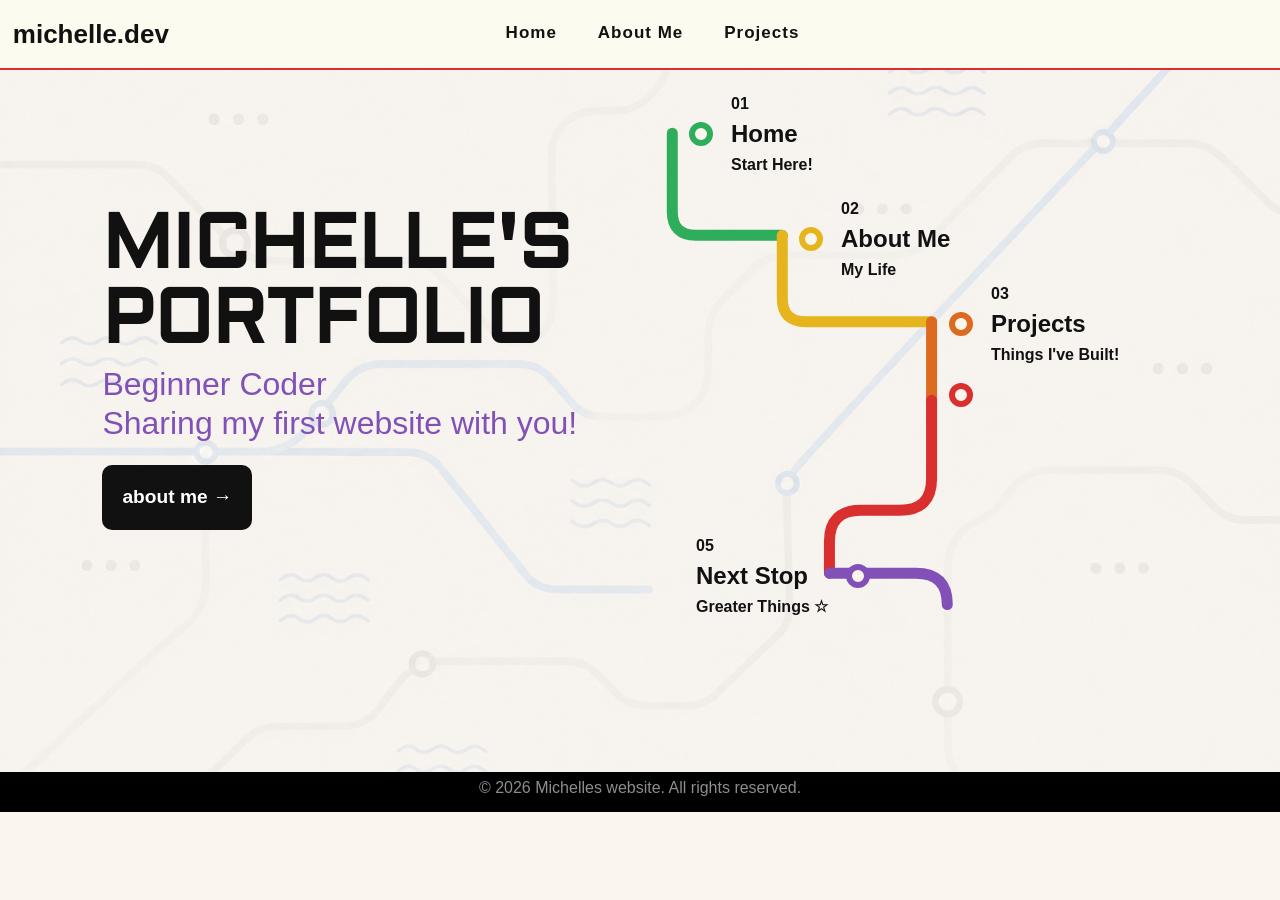
<file: index.html>
<!DOCTYPE html>
<html lang="en">
<head>
    <meta charset="UTF-8">
    <meta http-equiv="X-UA-Compatible" content="IE=edge">
    <meta name="viewport" content="width=device-width, initial-scale=1.0">
    <!--bootstrap-->
    <link href="https://cdn.jsdelivr.net/npm/bootstrap@5.3.0/dist/css/bootstrap.min.css" rel="stylesheet" integrity="sha384-9ndCyUaIbzAi2FUVXJi0CjmCapSmO7SnpJef0486qhLnuZ2cdeRhO02iuK6FUUVM" crossorigin="anonymous">
   <!--css-->
    <link rel="stylesheet" href="style.css">
    <title>Michelle's Website</title>

    <link href="https://fonts.googleapis.com/css2?family=Aldrich&family=Cedarville+Cursive&family=Google+Sans:ital,opsz,wght@0,17..18,400..700;1,17..18,400..700&family=Rubik:ital,wght@0,300..900;1,300..900&family=SN+Pro:ital,wght@0,200..900;1,200..900&family=Tiny5&family=Tomorrow:ital,wght@0,100;0,200;0,300;0,400;0,500;0,600;0,700;0,800;0,900;1,100;1,200;1,300;1,400;1,500;1,600;1,700;1,800;1,900&display=swap" rel="stylesheet">

    <link href="https://fonts.googleapis.com/css2?family=Aldrich&family=Cedarville+Cursive&family=Google+Sans:ital,opsz,wght@0,17..18,400..700;1,17..18,400..700&family=Rubik:ital,wght@0,300..900;1,300..900&family=SN+Pro:ital,wght@0,200..900;1,200..900&family=Tiny5&display=swap" rel="stylesheet">
</head>

<!--navigation bar-->
<body class="body"> 
   <nav class="navbar navbar-expand-lg bg-body-tertiary">
  <div class="container-fluid">
    <a class="navbar-brand logo" href="#">michelle.dev</a>
    <button class="navbar-toggler" type="button" data-bs-toggle="collapse" data-bs-target="#navbarNav" aria-controls="navbarNav" aria-expanded="false" aria-label="Toggle navigation">
      <span class="navbar-toggler-icon"></span>
    </button>
    <div class="collapse navbar-collapse" id="navbarNav">
      <ul class="navbar-nav mx-auto">
        <li class="nav-item">
          <a class="nav-link active" aria-current="page" href="index.html">Home</a>
        </li>
        <li class="nav-item">
          <a class="nav-link" href="about.html">About Me</a>
        </li>
        <li class="nav-item">
          <a class="nav-link" href="projects.html">Projects</a>
        </li>
      </ul>
    </div>
  </div>
</nav>

    <section class="hero">
        <div class="hero-left">
                    <h1>
                        MICHELLE'S
                        <br>
                        PORTFOLIO
                    </h1>
                    <div class=yellowline></div>
                    <h2>
                        Beginner Coder
                        <br>
                        Sharing my first website with you!
                    </h2>

                    <a href="about.html" class="btn-talk">about me →</a>
                    </div>
                    
                <!--right side-->
                    <div class="hero-right">
                        <div class="subway-map">

                          <svg class="trainlines" viewBox="0 0 700 700">
                            <path class="line green-line" d="M120 60 L120 160 Q120 190 150 190 L260 190"/>
                            <path class="line yellow-route" d="M260 190 L260 270 Q260 300 290 300 L450 300"/>
                            <path class="line orange-route" d="M450 300 L450 400"/>
                            <path class="line red-route" d="M450 400 L450 500 Q450 540 410 540 L360 540 Q320 540 320 580 L320 620"/>
                            <path class="line purple-route" d="M320 620 L430 620 Q470 620 470 660"/>
                          </svg>

                            <a href="index.html" class="stop stop1">
                                <div class="greencircle"></div>
                                <div>
                                    <b>01</b>
                                    <h3>Home</h3>
                                    <p>Start Here!</p>
                                </div>
                            </a>

                            <a href="about.html" class="stop stop2">
                                <div class="yellowcircle"></div>
                                <div>
                                    <b>02</b>
                                    <h3>About Me</h3>
                                    <p>My Life</p>
                                </div>
                            </a>

                            <a href="projects.html" class="stop stop3">
                                <div class="orangecircle"></div>
                                <div>
                                    <b>03</b>
                                    <h3>Projects</h3>
                                    <p>Things I've Built!</p>
                                </div>
                            </a>

                            <a class="stop stop4">
                                <div class="redcircle"></div>                               
                            </a>

                            <div class="stop stop5">
                                <div class="purplecircle"></div>
                                <div>
                                    <b>05</b>
                                    <h3>Next Stop</h3>
                                    <p>Greater Things ☆</p>
                                </div>
                            </div>
                        
                        </div>
                    </div>
        </div>
    </section>

    <footer class="myfooter">
        <h4 class="footertext">© 2026 Michelles website. All rights reserved.</h4>
    </footer>

</body>
</html>
</file>
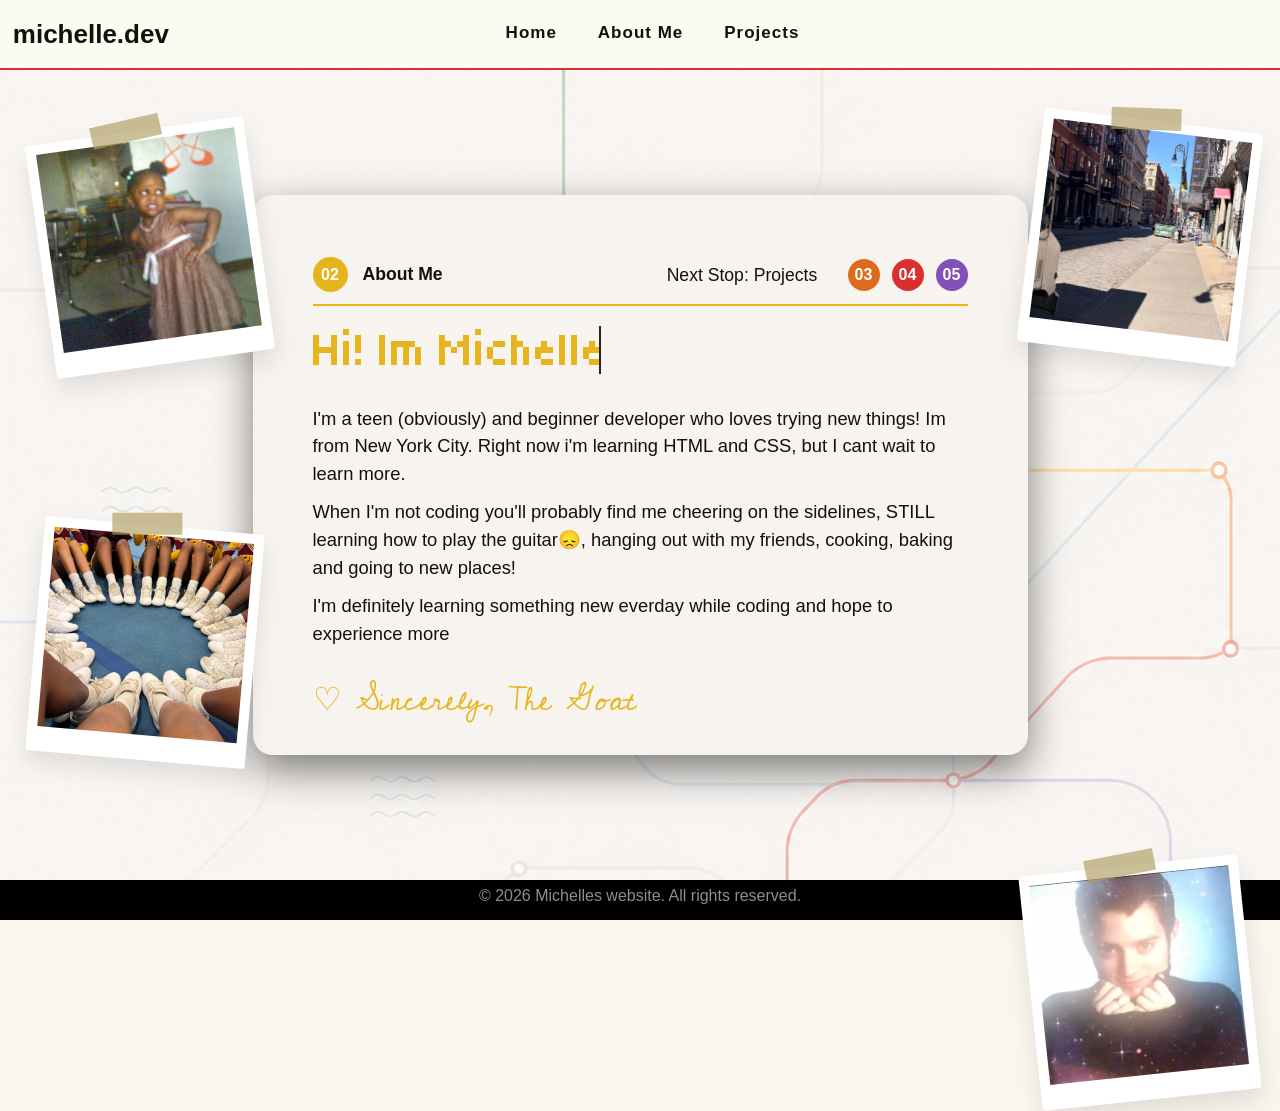
<file: about.html>
<!DOCTYPE html>
<html lang="en">
<head>
    <meta charset="UTF-8">
    <meta http-equiv="X-UA-Compatible" content="IE=edge">
    <meta name="viewport" content="width=device-width, initial-scale=1.0">
    <!--bootstrap-->
    <link href="https://cdn.jsdelivr.net/npm/bootstrap@5.3.0/dist/css/bootstrap.min.css" rel="stylesheet" integrity="sha384-9ndCyUaIbzAi2FUVXJi0CjmCapSmO7SnpJef0486qhLnuZ2cdeRhO02iuK6FUUVM" crossorigin="anonymous">
   <!--css-->
    <link rel="stylesheet" href="style.css">
    <title>Michelle's Website</title>

    <link href="https://fonts.googleapis.com/css2?family=Tiny5&display=swap" rel="stylesheet">

    <link href="https://fonts.googleapis.com/css2?family=Cedarville+Cursive&family=Google+Sans:ital,opsz,wght@0,17..18,400..700;1,17..18,400..700&family=Rubik:ital,wght@0,300..900;1,300..900&family=Tiny5&display=swap" rel="stylesheet">

    <link href="https://fonts.googleapis.com/css2?family=Cedarville+Cursive&family=Tiny5&display=swap" rel="stylesheet">
</head>

<!--navigation bar-->
<body class="body"> 
   <nav class="navbar navbar-expand-lg bg-body-tertiary">
  <div class="container-fluid">
    <a class="navbar-brand logo" href="#">michelle.dev</a>
    <button class="navbar-toggler" type="button" data-bs-toggle="collapse" data-bs-target="#navbarNav" aria-controls="navbarNav" aria-expanded="false" aria-label="Toggle navigation">
      <span class="navbar-toggler-icon"></span>
    </button>
    <div class="collapse navbar-collapse" id="navbarNav">
      <ul class="navbar-nav mx-auto">
        <li class="nav-item">
          <a class="nav-link active" aria-current="page" href="index.html">Home</a>
        </li>
        <li class="nav-item">
          <a class="nav-link" href="about.html">About Me</a>
        </li>
        <li class="nav-item">
          <a class="nav-link" href="projects.html">Projects</a>
        </li>
      </ul>
    </div>
  </div>
</nav>

<section class="aboutpage">

  <div class="photo photo1">
    <div class="tape"></div>
    <img src="babeh.jpeg" alt="baby photo">
  </div>

  <div class="photo photo2">
    <div class="tape"></div>
    <img src="cheer.jpeg" alt="cheer photo">
  </div>

  <div class="photo photo3">
    <div class="tape"></div>
    <img src="nyc.jpeg" alt="nyc photo">
  </div>

  <div class="photo photo4">
    <div class="tape"></div>
    <img src="petiter.png" alt="petite photo">
  </div>

  <div class="lettercard">

     <div class="aboutheader">
      <div class="leftitle">
         <a href="about.html">
       <span class="stopnum active">02</span>
        </a>
         <h1>About Me</h1>
         <h5>Next Stop: Projects</h5>
      </div>

    <div class="rightstops">
      <a href="projects.html">
      <span class="stopnum stopp3">03</span>
      </a>

      <a>
      <span class="stopnum stopp4">04</span>
      </a>

      <span class="stopnum stopp5">05</span>
    </div>
  </div>
    
  <div class="headlines"></div>

          <h2>
            <span class="typing">Hi! Im Michelle</span>
          </h2>
          <p>I'm a teen (obviously) and beginner developer who loves trying new things!
            Im from New York City. Right now i'm learning HTML and CSS, but I 
            cant wait to learn more.
          </p>
          <p>When I'm not coding you'll probably find me cheering on the sidelines,
            STILL learning how to play the guitar😞, hanging out with my 
            friends, cooking, baking and going to new places!
          </p>
          <p>I'm definitely learning something new everday while coding
            and hope to experience more
          </p>
        <div class="signature">♡ Sincerely, The Goat</div>
    </div>
</section>

<footer class="myfooter">
        <h4 class="footertext">© 2026 Michelles website. All rights reserved.</h4>
</footer>

</body>
</html>
</file>
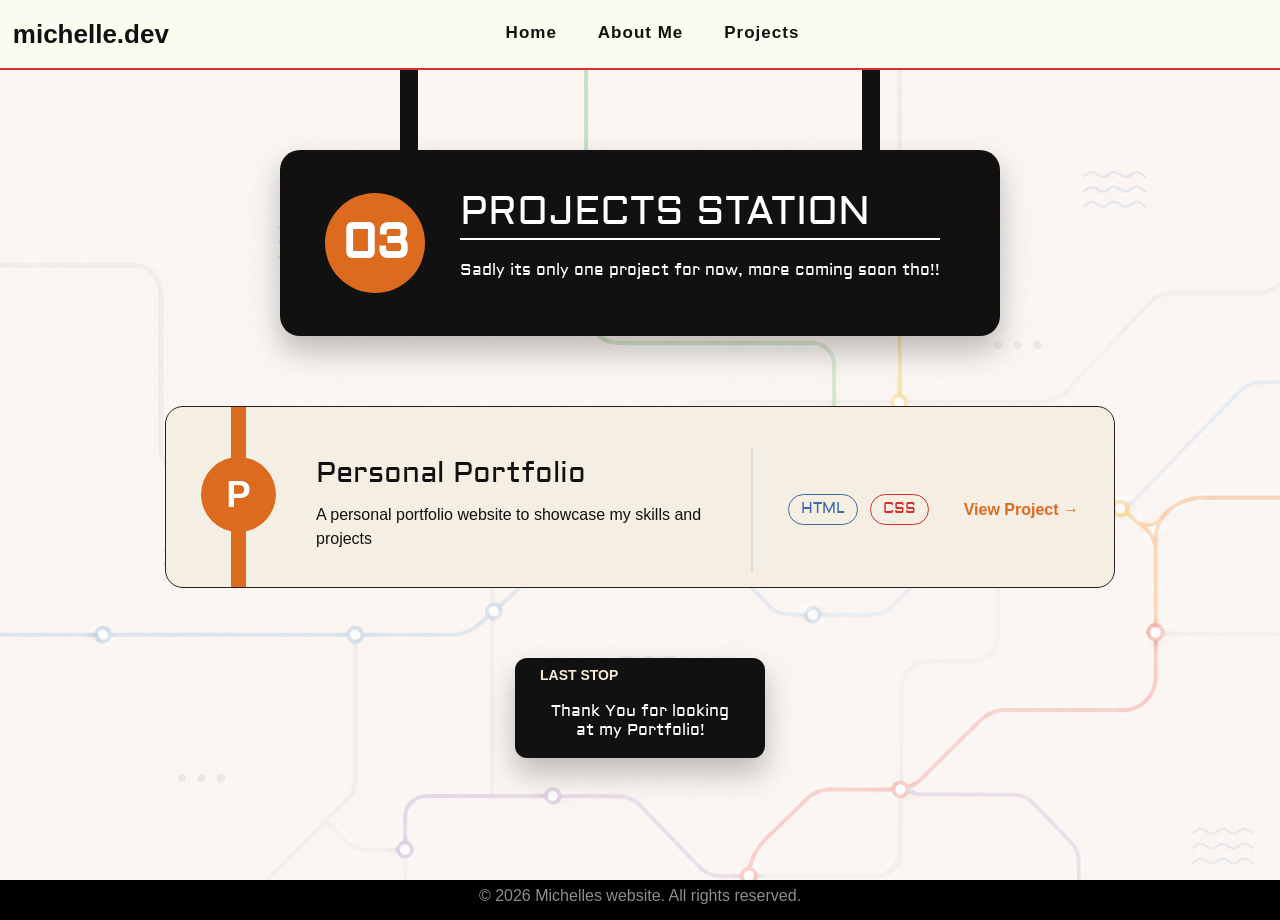
<file: projects.html>
<!DOCTYPE html>
<html lang="en">
<head>
    <meta charset="UTF-8">
    <meta http-equiv="X-UA-Compatible" content="IE=edge">
    <meta name="viewport" content="width=device-width, initial-scale=1.0">
    <!--bootstrap-->
    <link href="https://cdn.jsdelivr.net/npm/bootstrap@5.3.0/dist/css/bootstrap.min.css" rel="stylesheet" integrity="sha384-9ndCyUaIbzAi2FUVXJi0CjmCapSmO7SnpJef0486qhLnuZ2cdeRhO02iuK6FUUVM" crossorigin="anonymous">
   <!--css-->
    <link rel="stylesheet" href="style.css">
    <title>Michelle's Website</title>

    <link href="https://fonts.googleapis.com/css2?family=Cedarville+Cursive&family=Google+Sans:ital,opsz,wght@0,17..18,400..700;1,17..18,400..700&family=Rubik:ital,wght@0,300..900;1,300..900&family=SN+Pro:ital,wght@0,200..900;1,200..900&family=Tiny5&display=swap" rel="stylesheet">

    <link href="https://fonts.googleapis.com/css2?family=Aldrich&family=Cedarville+Cursive&family=Google+Sans:ital,opsz,wght@0,17..18,400..700;1,17..18,400..700&family=Rubik:ital,wght@0,300..900;1,300..900&family=SN+Pro:ital,wght@0,200..900;1,200..900&family=Tiny5&display=swap" rel="stylesheet">
</head>

<!--navigation bar-->
<body class="body"> 
   <nav class="navbar navbar-expand-lg bg-body-tertiary">
  <div class="container-fluid">
    <a class="navbar-brand logo" href="#">michelle.dev</a>
    <button class="navbar-toggler" type="button" data-bs-toggle="collapse" data-bs-target="#navbarNav" aria-controls="navbarNav" aria-expanded="false" aria-label="Toggle navigation">
      <span class="navbar-toggler-icon"></span>
    </button>
    <div class="collapse navbar-collapse" id="navbarNav">
      <ul class="navbar-nav mx-auto">
        <li class="nav-item">
          <a class="nav-link active" aria-current="page" href="index.html">Home</a>
        </li>
        <li class="nav-item">
          <a class="nav-link" href="about.html">About Me</a>
        </li>
        <li class="nav-item">
          <a class="nav-link" href="projects.html">Projects</a>
        </li>
      </ul>
    </div>
  </div>
</nav>


<section class="projectspage">
  <div class="stationsign">

    <div class="signhanger left"></div>
    <div class="signhanger right"></div>

    <div class="stationnumber">03</div>
      <div>
        <h1>PROJECTS STATION</h1>
        <div class="signline"></div>
        <p>Sadly its only one project for now, more coming soon tho!!</p>
      </div>
  </div>

  <div class="projectcard">
    <div class="routeline"></div>

    <div class="projectletter">P</div>

    <div class="projectinfo">
      <h2>Personal Portfolio</h2>
      <p>A personal portfolio website to showcase my skills and projects</p>
    </div>

    <div class="projectdivider"></div>
    <div class="projecttags">
      <span class="tab1">HTML</span>
      <span class="tab2">CSS</span>
    </div>

    <a href="index.html" class="viewproject">View Project →</a>
  </div>

  <a class="nextstop">
    <div>
      <small>LAST STOP</small>
      <h2>Thank You for looking at my Portfolio!</h2>
    </div>
  </a>
</section>

<footer class="myfooter">
        <h4 class="footertext">© 2026 Michelles website. All rights reserved.</h4>
</footer>

</body>
</html>
</file>
<file: style.css>
html{
    scroll-behavior: smooth;
}
/*INDEXXX.HTML*/
:root{
    --cream: #faf6ee;
    --blue: #3f6aaa;
    --text: #111;
}
.section{
    padding: 80px 10% !important;
}
.logo{ /*my name in navbar*/
    color: var(--text) !important;
    font-size: 26px !important;
    font-weight: bold !important;
    display: flex;
    align-items: center;
    gap: 0px;
    position: absolute;
    left: 1%;
}
body{ /*body duh*/
    background: var(--cream);
    color: #111;
    font-family: Arial, sans-serif;
}
.navbar{
    background: #fcfbef !important;
    padding-top: -2px;
    padding-bottom: -2px;
    border-bottom: 2px solid #d92f2f;

    position: relative;
    height: 70px;
    display: flex;
    align-items: center;
    justify-content: center;
}
.nav-wrap{
    border-bottom: 1px solid #ddd;
    padding-bottom: 25px;
}
.nav-link{ /*navigation words*/
   color: var(--text) !important;
   font-weight: 550 !important;
   font-size: 17px !important;
   letter-spacing: 1px !important;
   margin-left: 25px;
   transition: color 0.3s ease !important;

   padding: -5px;


}
.nav-link:hover{ /*the hover duh*/
    color:#d92f2f !important;
}
.nav-link::after{
    content: '';
    display: block;
    width: 0;
    height: 2px;
    background: #d92f2f;
    transition: width 0.3s ease !important;
}
.nav-link:hover::after{
    width: 100% !important;
}
.hero{ /*hero*/
    min-height: 78vh;
    padding: 70px 8% !important;
    display: flex;
    align-items: center;
    justify-content: space-between;

    background-image: url("mta2.png");
    background-size: cover;
    background-position: center;
    background-repeat: no-repeat;
}
.hero h1{ /*huge words, michelle portfolio*/
    font-family: "Aldrich", sans-serif;
    font-size: 4.7rem;
    font-weight: 700;
    line-height: 1;
    color: var(--text);

    transform: translateY(-60px);
}
.hero h2{
    color: #8251b8;
    transform: translateY(-60px);
    font-family: 'Gill Sans', 'Gill Sans MT', Calibri, 'Trebuchet MS', sans-serif;
}
.btn-talk{ /*about me*/
    display: inline-block;
    background: #111;
    color: white;
    text-decoration: none;
    padding: 18px 20px;
    border-radius: 10px;
    font-size: 1.2rem;
    font-weight: 650;
    transition: 0.3s;

    position: relative;
    top: -45px;
}
.btn-talk:hover{ /*about me hover*/
    background: #2eae5b;
    transform: scale(1.05);
    box-shadow: 0 10px 20px rgba(0, 0, 0, 0.5);
}
/*SUBWAY MAP*/
.hero-left{
    width: 48%;
}
.hero-right{
    width: 50%;
}
.subway-map{
    position: relative;
    height: 560px;
}
/*COLORED ROUTES*/
.trainlines{
    position: absolute;
    width: 700px;
    height: 550px;
    top: -55px;
    right: -25px;
    z-index: 1;
}
.line{
    fill: none;
    stroke-width: 14;
    stroke-linecap: round;
    stroke-linejoin: round;
}
.green-line{
    stroke: #2eae5b;
}
.yellow-route{
    stroke: #e6b51e;
}
.orange-route{
    stroke: #dd6b1f;
}
.red-route{
    stroke: #d92f2f;
}
.purple-route{
    stroke: #8251b8;
}
.stop{
    font-family: "Tomorrow", sans-serif;
    font-weight: 800;
    position: absolute;
    display: flex;
    align-items: center;
    gap: 18px;
    text-decoration: none;
    color: var(--text);
    z-index: 3;
}
.stop:hover{
    transform: translateY(-7px);
    transition: 0.3s;
}
.stop h3{
    font-family: "Google Sans", sans-serif !important;
    font-size: 1.5rem;
    font-weight: 800;
    margin: 4px 0;
}
.stop p{
    font-family: "Google Sans", sans-serif !important;
    margin: 0;
    font-size: 1rem;
}
.stop b{
    font-family: "Google Sans", sans-serif !important;
    font-size: 1rem;
}
.greencircle,
.yellowcircle,
.orangecircle,
.redcircle,
.purplecircle{
    width: 24px;
    height: 24px;
    background: var(--cream);
    border-radius: 50%;
    border: 6px solid;
    
}
.greencircle{
    color: #2eae5b;
}
.yellowcircle{
    color: #e6b51e;
}
.orangecircle{
    color: #dd6b1f;
}
.redcircle{
    color: #d92f2f;
}
.purplecircle{
    color: #8251b8;
}
.stop1{
    top: -50px;
    left: 49px;
}
.stop2{
    top: 55px;
    left: 159px;
}
.stop3{
    top: 140px;
    left: 309px;
}
.stop4{
    flex-direction: row-reverse;
    top: 242px;
    left: 308.5px;
}
.stop5{
    flex-direction: row-reverse;
    top: 392px;
    left: 56px;
}
.myfooter{
    background: rgb(0, 0, 0);
    text-align: center;
    height: 40px;
    display: flex;
    justify-content: center;
    align-items: center;
}
.footertext{
    color: rgb(141, 141, 141);
    font-size: 1rem;
    align-content: center;
}








/*ABOUTTT.HTML*/
.aboutpage{
    background: url(mta.png);
    min-height: 90vh;
    display: flex;
    justify-content: center;
    align-items: center;
    padding: 100px 20px;
}
.aboutheader{
    display: flex;
    justify-content: space-between;
    align-items: center;
    margin-bottom: 30px;
}
.aboutheader h1{
    margin: 0;
}
.leftitle{
    display: flex;
    align-items: center;
    gap: 15px;
}

.leftitle h1{
    margin: 0;
    font-weight: 700;
    font-family: 'Gill Sans', 'Gill Sans MT', Calibri, 'Trebuchet MS', sans-serif;
    font-size: 7000px;
}

.rightstops{
    display: flex;
    align-items: center;
    flex-direction: row;
    gap: 12px;
    margin-left: auto;
    white-space: nowrap;
}
.rightstops h1{
    margin: 0;
    font-size: 18px;
}
.lettercard{
    background: #f7f3ee;
    width: 775px;
    height: 560px;
    max-width: 90%;
    padding: 60px;
    border-radius: 20px;
    box-shadow: 0 15px 40px rgba(0, 0, 0, 0.5) !important;
    position: relative;
}

.lettercard h1{
    font-size: 1.1rem;
    color: #111;
    font-family: 'Lucida Sans', 'Lucida Sans Regular', 'Lucida Grande', 'Lucida Sans Unicode', Geneva, Verdana, sans-serif;
}

.lettercard h2{
    font-size: 3rem;
    line-height: 1.8;
    color: #e6b51e;
    margin-top: -50px;
    margin-bottom: 2px;
    font-family: tiny5;
}

.lettercard h5{
    font-family: 'Lucida Sans', 'Lucida Sans Regular', 'Lucida Grande', 'Lucida Sans Unicode', Geneva, Verdana, sans-serif;
    font-size: 1.1rem;
    color: #111;
    margin-left: 209px;
    margin-top: 10px;
    white-space: nowrap;
}

.typing{
    display: inline-block;
    overflow: hidden;
    white-space: nowrap;
    border-right: 2px solid #2b211c;
    line-height: 1em;

    width: 0;
    animation: typing 1.2s steps(14) forwards, blink 0.9s infinite;
}

@keyframes typing{
    from{
        width: 0;
    }
    to{
        width: 12ch;
    }
}

@keyframes blink{
    50% {
        border-color: transparent;
    }
}

.lettercard p{
    font-family: "Google Sans", sans-serif !important;
    font-weight: 500;
    font-size: 1.15rem;
    line-height: 1.5;
    color: #111;
    margin-bottom: 11px;
}

.signature{
    padding-bottom: -50px;
    margin-top: 30px;
    font-size: 2rem;
    color: #e6b51e;
    font-weight: 500;
    font-family: "Cedarville Cursive", cursive;
}


.trainstops{
    display: flex;
    gap: 12px;
    margin-bottom: 30px;
}

.stopnum{
    width: 32px;
    height: 32px;
    border-radius: 50%;
    background: #f7ead6;
    color: #111;
    display: flex;
    align-items: center;
    justify-content: center;
    font-weight: 600;

}

a{
    text-decoration: none;
}

.stopnum:hover{
    transform: scale(1.25);
    transition: 0.3s;
}

.stopp3{
    background: #dd6b1f;
    color: white;
}

.stopp4{
background: #d92f2f;
    color: white;
}

.stopp5{
    background: #8251b8;
    color: white;
}



.stopnum.active{
    width: 35px;
    height: 35px;
    background: #e6b51e;
    color: white;
}

.headlines{
    width: 100%;
    height: 2px;
    background: #e6b51e;
    margin: -20px 0 60px;
}

.photo{
    position: absolute;
    width: 220px;
    background: white;
    padding: 10px 10px 25px;
    border-radius: 4px;
    box-shadow: 0 12px 25px rgba(0, 0, 0, 0.1);
    z-index: 2;
}

.photo img{
    width: 100%;
    height: 200px;
    object-fit: cover;
}

.tape{
    width: 70px;
    height: 22px;
    background: rgba(177, 158, 101, 0.66);
    position: absolute;
    top: -12px;
    left: 67px;
    transform: rotate(-5deg);
}

.photo1{
    top: 130px;
    left: 40px;
    transform: rotate(-8deg);
}

.photo1:hover{
    transition: 0.3s;
    transform: rotate(8deg);
}

.photo2{
    top: 525px;
    left: 35px;
    transform: rotate(5deg);
}

.photo2:hover{
    transition: 0.3s;
    transform: rotate(-5deg);
}

.photo3{
    top: 120px;
    right: 30px;
    transform: rotate(7deg);
}

.photo3:hover{
    transition: 0.3s;
    transform: rotate(-7deg);
}

.photo4{
    bottom: -200px;
    right: 30px;
    transform: rotate(-6deg);
}

.photo4:hover{
    transition: 0.3s;
    transform: rotate(6deg);
}








/*PROJECTSSS.HTML*/
.projectspage{
    min-height: 90vh;
    background: url(mta3.png);
    padding: 80px 8%;
}

.stationsign{
    font-family: "Aldrich", sans-serif;
    font-weight: 700;
    position: relative;
    max-width: 720px;
    margin: 0 auto 70px;
    background: #111;
    color: white;
    padding: 38px 45px;
    border-radius: 20px;
    display: flex;
    align-items: center;
    gap: 35px;
    box-shadow: 0 15px 30px rgba(0, 0, 0, 0.25) !important;
}

.stationsign p{
    font-weight: 500 !important;
}

.signhanger{
    position: absolute;
    top: -80px;
    width: 18px;
    height: 80px;
    background: #111;
}

.signhanger.left{
    left: 120px;
}

.signhanger.right{
    right: 120px;
}

.stationnumber{
    width: 100px;
    height: 100px;
    background: #dd6b1f;
    border-radius: 50%;
    display: flex;
    justify-content: center;
    align-items: center;
    font-family: "Aldrich", sans-serif;
    font-size: 3rem;
    font-weight: 800;
}

.signtext h1{
    font-family: "SN Pro", sans-serif !important;
    font-size: 3rem;
    margin: 0;
}

.signline{
    height: 2px;
    background: white;
    margin: -6px 0 18px;
}

.signtext p{
    font-family: "Aldrich", sans-serif;
    margin: 0;
    font-size: 1.2rem;
}


.projectcard{
    position: relative;
    max-width: 950px;
    margin: 0 auto 70px;
    background: #f5eee3;
    border: 1px solid #2b211c;
    border-radius: 18px;
    padding: 40px 35px 15px 150px;
    display: flex;
    align-items: center;
    gap: 35px;
}

.routeline{
    position: absolute;
    left: 65px;
    top: 0;
    width: 15px;
    height: 100%;
    background: #dd6b1f;
}

.projectletter{
    position: absolute;
    left: 35px;
    top: 50px;
    width: 75px;
    height: 75px;
    background: #dd6b1f;
    color: white;
    border-radius: 50%;
    display: flex;
    justify-content: center;
    align-items: center;
    font-size: 2.3rem;
    font-weight: 800;
    z-index: 2;
}

.projectinfo{
    flex: 1;
}

.projectinfo h2{
    font-family: "Aldrich", sans-serif;
    font-size: 1.8rem;
    line-height: 1.5;
}

.projectdivider{
    width: 2px;
    height: 125px;
    background: #ddd;
}

.projecttags{
    display: flex;
    gap: 12px;
}

.projecttags span{
    font-family: "Aldrich", sans-serif;
    border: 1px solid #111;
    color: #111;
    padding: 3px 12px;
    border-radius: 20px;
    font-size: .95rem;
}

.tab1{
    border: 1.5px solid #3f6aaa !important;
    color: #3f6aaa !important;
}

.tab2{
    border: 1.5px solid #d92f2f !important;
    color: #d92f2f !important;
}


.viewproject{
    color: #dd6b1f;
    font-weight: 700;
    text-decoration: none;
}

.viewproject:hover{
    transform: scale(1.15);
    transition: 0.3s ease;
} 

.nextstop {
    width: 250px;
    height: 100px;
    margin: 0 auto;
    background: #111;
    color: white;
    text-decoration: none;
    border-radius: 12px;
    display: flex;
    justify-content: space-between;
    align-items: center;
    padding: 20px 25px;
    box-shadow: 0 15px 30px rgba(0, 0, 0, 0.25) !important;
    box-sizing: border-box;

    transition: 0.3s ease;
}

.nextstop div:first-child{
    display: flex;
    flex-direction: column;
}

.nextstop:hover{
    background: #d92f2f;
    box-shadow: 0 0 2px rgba(232, 91, 28, 0.25);
}

.nextstop small{
    color: #f7ead6;
    font-weight: 900;
    font-family: 'Lucida Sans', 'Lucida Sans Regular', 'Lucida Grande', 'Lucida Sans Unicode', Geneva, Verdana, sans-serif;
}

.nextstop h2{
    font-family: "Aldrich", sans-serif;
    margin: 5px 0 0;
    font-size: 1rem;
    display: inline-flex;
    align-items: center;
    text-align: center;
    padding: -5;
    height: 60px;
}

.nextstop span{
    background: #d92f2f;
    padding: 10px 10px;
    border-radius: 50%;
    font-size: 1rem;
    font-weight: 600;


    flex-shrink: 0;
}

.arrow{
    font-size: 3rem;
}
</file>
